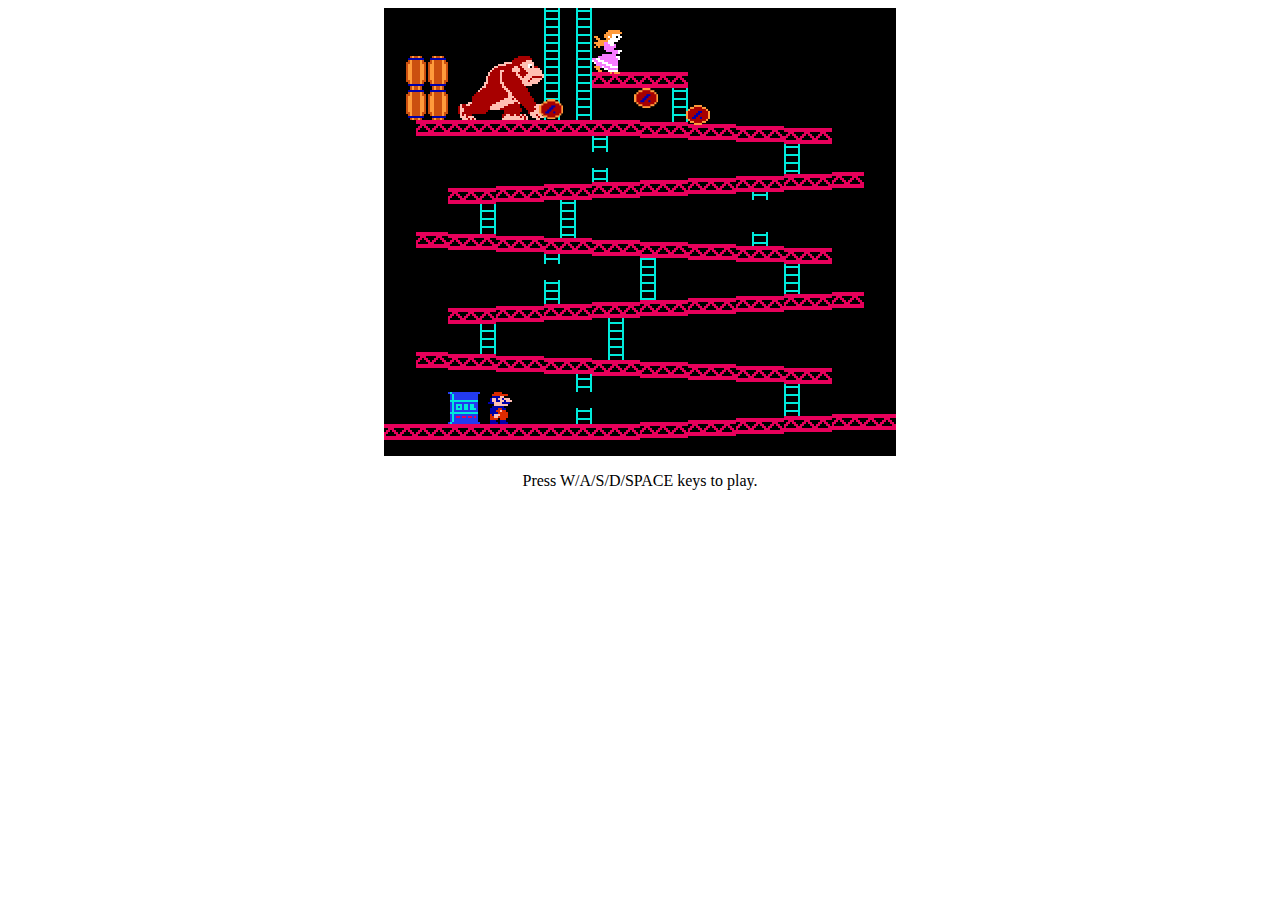
<file: dosokey/index.htm>
<html lang="en">
<head>
  <meta charset="UTF-8">
  <meta name="viewport" content="width=512">
</head>
<body>
  <center>

  <canvas id="main" width="512" height="448"></canvas>
  <canvas id="hidden" hidden="true" width="256" height="224"></canvas>

  <p>Press W/A/S/D/SPACE keys to play.</p>

  <script src="init.js"></script>
  <script src="image.js"></script>
  <script src="math.js"></script>
  <script src="stage.js"></script>
  <script src="key.js"></script>
  <script src="taru.js"></script>
  <script src="hige.js"></script>
  <script src="kong.js"></script>
  <script src="main.js"></script>

  </center>
</body>
</html>
</file>
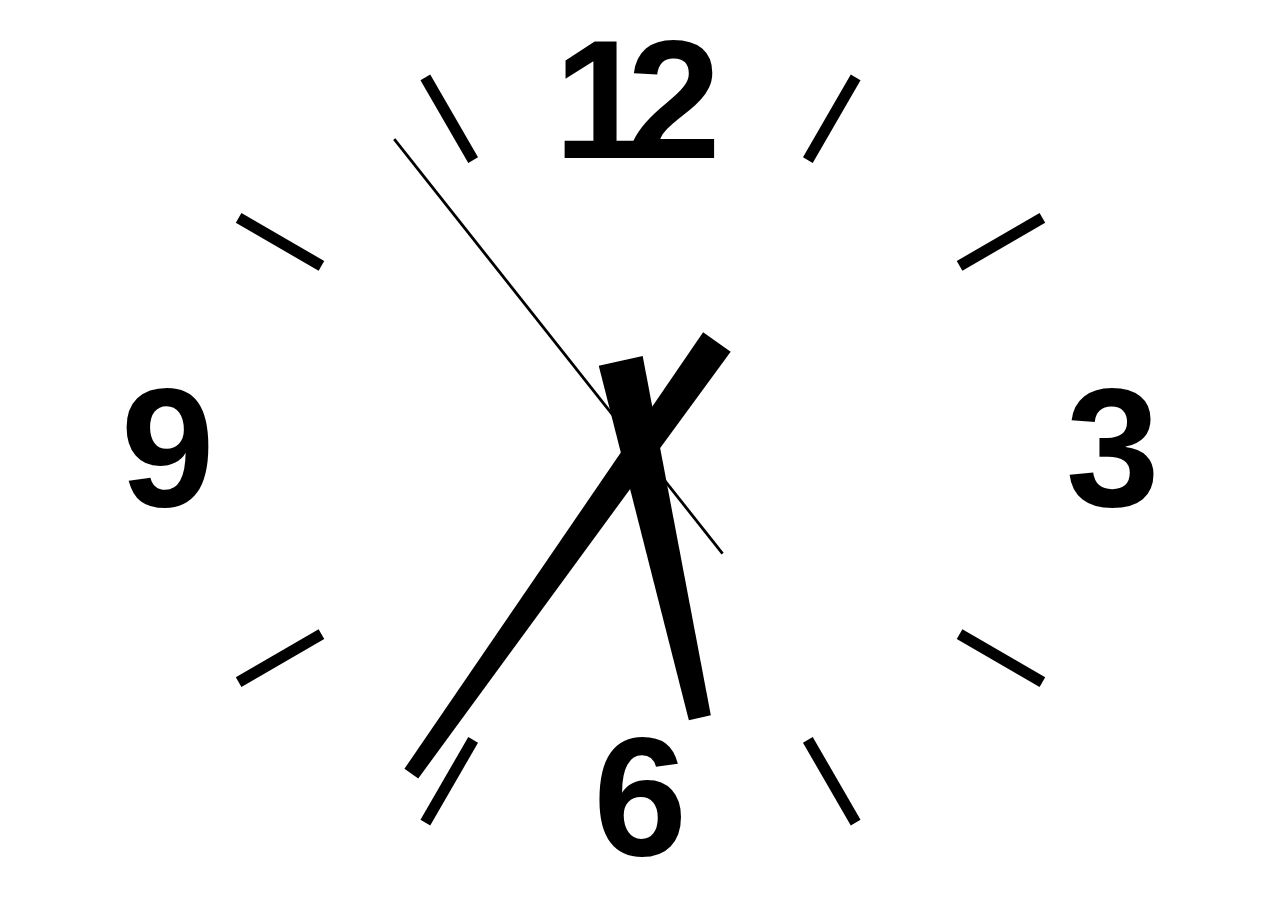
<file: mjclock/index.htm>
<html lang="en">
<head>
<meta charset="UTF-8" />
<meta name="viewport" content="width=device-width, user-scalable=no, initial-scale=1, maximum-scale=1">
<style type="text/css">body { margin: 0; }</style>
</head>
<body>
<script type="text/javascript">

var canvas    = document.createElement('canvas'),
    container = document.createElement('div'),
    context   = canvas.getContext('2d'),
    aspectRatio = 1.25,
    showsec = true,
    fps = 30,
    centerX,
    centerY,
    baseSize,
    fontSize,
    sin30 = 0.5,
    sin60 = 0.86602540378,
    cos30 = sin60,
    cos60 = sin30,
    dialWidth,
    dialHeight,
    dialRadiusShort,
    dialRadiusLong,
    dialPosX0,
    dialPosX1,
    dialPosX2,
    dialPosX3,
    dialPosXs,
    dialPosY0,
    dialPosY1,
    dialPosY2,
    dialPosY3,
    dialPosYs,
    hourHandUpperWidth,
    hourHandLowerWidth,
    hourHandHeight,
    minuteHandUpperWidth,
    minuteHandLowerWidth,
    minuteHandHeight,
    secondHandUpperWidth,
    secondHandLowerWidth,
    secondHandHeight,
    pivotOffset = 1/4;

function resize() {
  if (window.innerWidth > window.innerHeight * aspectRatio) {
    var screenWidth = window.innerHeight * aspectRatio;
    
    canvas.style.width  = screenWidth + 'px';
    canvas.style.height = window.innerHeight + 'px';
    canvas.width  = screenWidth * window.devicePixelRatio;
    canvas.height = window.innerHeight * window.devicePixelRatio;

    container.style.width  = screenWidth + 'px';
    container.style.height = window.innerHeight + 'px';
  } else {
    var screenHeight = window.innerWidth / aspectRatio;
    
    canvas.style.width  = window.innerWidth + 'px';
    canvas.style.height = screenHeight + 'px';
    canvas.width  = window.innerWidth * window.devicePixelRatio;
    canvas.height = screenHeight * window.devicePixelRatio;
    
    container.style.width  = window.innerWidth + 'px';
    container.style.height = screenHeight + 'px';
  }
  
  centerX = canvas.width / 2;
  centerY = canvas.height / 2;
  baseSize = canvas.height / 80;
  
  fontSize = baseSize * 15;
  
  dialWidth       = baseSize;
  dialHeight      = baseSize * 8.5;
  dialRadiusShort = baseSize * 34;
  dialRadiusLong  = baseSize * 37;
  dialPosX0 = -1;
  dialPosX1 = dialRadiusShort * cos60;
  dialPosX2 = dialRadiusLong * cos30;
  dialPosX3 = -1;
  dialPosXs = [
    dialPosX0, +dialPosX1, +dialPosX2, +dialPosX3, +dialPosX2, +dialPosX1,
    dialPosX0, -dialPosX1, -dialPosX2, -dialPosX3, -dialPosX2, -dialPosX1
  ];
  dialPosY0 = -1,
  dialPosY1 = dialRadiusShort * sin60,
  dialPosY2 = dialRadiusLong * sin30,
  dialPosY3 = -1;
  dialPosYs = [
    -dialPosY0, -dialPosY1, -dialPosY2, dialPosY3, +dialPosY2, +dialPosY1,
    +dialPosY0, +dialPosY1, +dialPosY2, dialPosY3, -dialPosY2, -dialPosY1
  ];
  
  secondHandUpperWidth = baseSize * 0.25,
  secondHandLowerWidth = baseSize * 0.25,
  secondHandHeight     = baseSize * 47,
  minuteHandUpperWidth = baseSize * 1.5,
  minuteHandLowerWidth = baseSize * 3,
  minuteHandHeight     = baseSize * 47,
  hourHandUpperWidth   = baseSize * 2,
  hourHandLowerWidth   = baseSize * 4,
  hourHandHeight       = baseSize * 32.5;
}

function initialize() {
  container.style.margin = '0 auto';
  container.style.overflow = 'hidden';
  container.appendChild(canvas);
  document.body.appendChild(container);
  setPropertiesByQueryString();
}

function clamp(input, min, max) {
  return input < min ? min : input > max ? max : input;
}

function setPropertiesByQueryString() {
  var queryStrings = window.location.search.slice(1).split('&');
  for (var i = 0; i < queryStrings.length; i++) {
    var queryString = queryStrings[i].split('=');
    if (queryString[0] == "showsec") {
      showsec = (queryString[1] == '1') ? true : false;
    }
    if (queryString[0] == "fps") {
      fps = clamp(queryString[1], 1, 60);
    }
  }
}

function clearScreen() {
  context.fillStyle = "#ffffff";
  context.fillRect(0, 0, canvas.width, canvas.height);
  context.fillStyle = "#000000";
}

function drawClockNumber(char, posX, posY) {
  context.fillText(char, posX - fontSize * 0.28, posY + fontSize/3);
}

function drawClockNumbers() {
  context.font = 'bold '+ fontSize +'px sans-serif';
  drawClockNumber('3', (centerX + baseSize * 42), (centerY));
  drawClockNumber('6', (centerX), (centerY + baseSize * 31));
  drawClockNumber('9', (centerX - baseSize * 42), (centerY));
  drawClockNumber('1', (centerX - baseSize * 3.5), (centerY - baseSize * 31));
  drawClockNumber('2', (centerX + baseSize * 3), (centerY - baseSize * 31));
}

function toRadians(degrees) { return degrees * Math.PI / 180; }

function drawClockDials() {
  for (var i = 1; i < 12; i++) {
    if (i == 3 || i == 6 || i == 9) { continue; }
    context.save();
    context.translate(centerX, centerY);
    context.translate(dialPosXs[i], dialPosYs[i]);
    context.rotate(toRadians(i * 30));
    context.fillRect(-dialWidth/2, -dialHeight/2, dialWidth, dialHeight);
    context.restore();
  }
}

function drawTrapezoid(upperWidth, lowerWidth, height) {
  context.beginPath();
  context.moveTo(-upperWidth/2, -height/2);
  context.lineTo(+upperWidth/2, -height/2);
  context.lineTo(+lowerWidth/2, +height/2);
  context.lineTo(-lowerWidth/2, +height/2);
  context.closePath();
  context.fill();
}

function drawClockHand(angleInDegrees, upperWidth, lowerWidth, height) {
  context.save();
  context.rotate(toRadians(angleInDegrees));
  context.translate(0, -height * pivotOffset);
  drawTrapezoid(upperWidth, lowerWidth, height);
  context.restore();
}

function drawClockHands() {
  
  // get current time
  var date = new Date();
  var hours = date.getHours();
  var minutes = date.getMinutes();
  var seconds = date.getSeconds();
  
  context.save();
  context.translate(centerX, centerY);
  
  // draw hour hand
  var angleHour = hours%12 * 30 + minutes / 2;
  drawClockHand(angleHour, hourHandUpperWidth, hourHandLowerWidth, hourHandHeight);
  
  // draw minute hand
  var angleMinute = minutes * 6 + seconds / 10;
  drawClockHand(angleMinute, minuteHandUpperWidth, minuteHandLowerWidth, minuteHandHeight);
  
  // draw second hand
  if (showsec) {
    var angleMilliSecconds = (fps > 1) ? date.getMilliseconds() * 6 / 1000 : 0;
    var angleSeconds = seconds * 6 + angleMilliSecconds;
    drawClockHand(angleSeconds, secondHandUpperWidth, secondHandLowerWidth, secondHandHeight);
  }
  
  context.restore();
}

function updatePageTitle() {
  var date = new Date();
  document.title = ('0' + date.getHours()).slice(-2) + ":"
                 + ('0' + date.getMinutes()).slice(-2) + ":"
                 + ('0' + date.getSeconds()).slice(-2);
}

function loop() {

  resize();
  clearScreen();
  
  drawClockDials();
  drawClockNumbers();
  drawClockHands();
  
  updatePageTitle();
  
  var showCenterLineForDebug = false;
  if (showCenterLineForDebug) {
    context.strokeStyle = '#00ffff';
    function drawLine(x0, y0, x1, y1) {
      context.beginPath();
      context.moveTo(x0, y0);
      context.lineTo(x1, y1);
      context.stroke();
    }
    drawLine(0, centerY, canvas.width, centerY);
    drawLine(centerX, 0, centerX, canvas.height);
  }
}

initialize();
setInterval(loop, parseInt(1000 / fps));

</script>
</body>
</html>
</file>
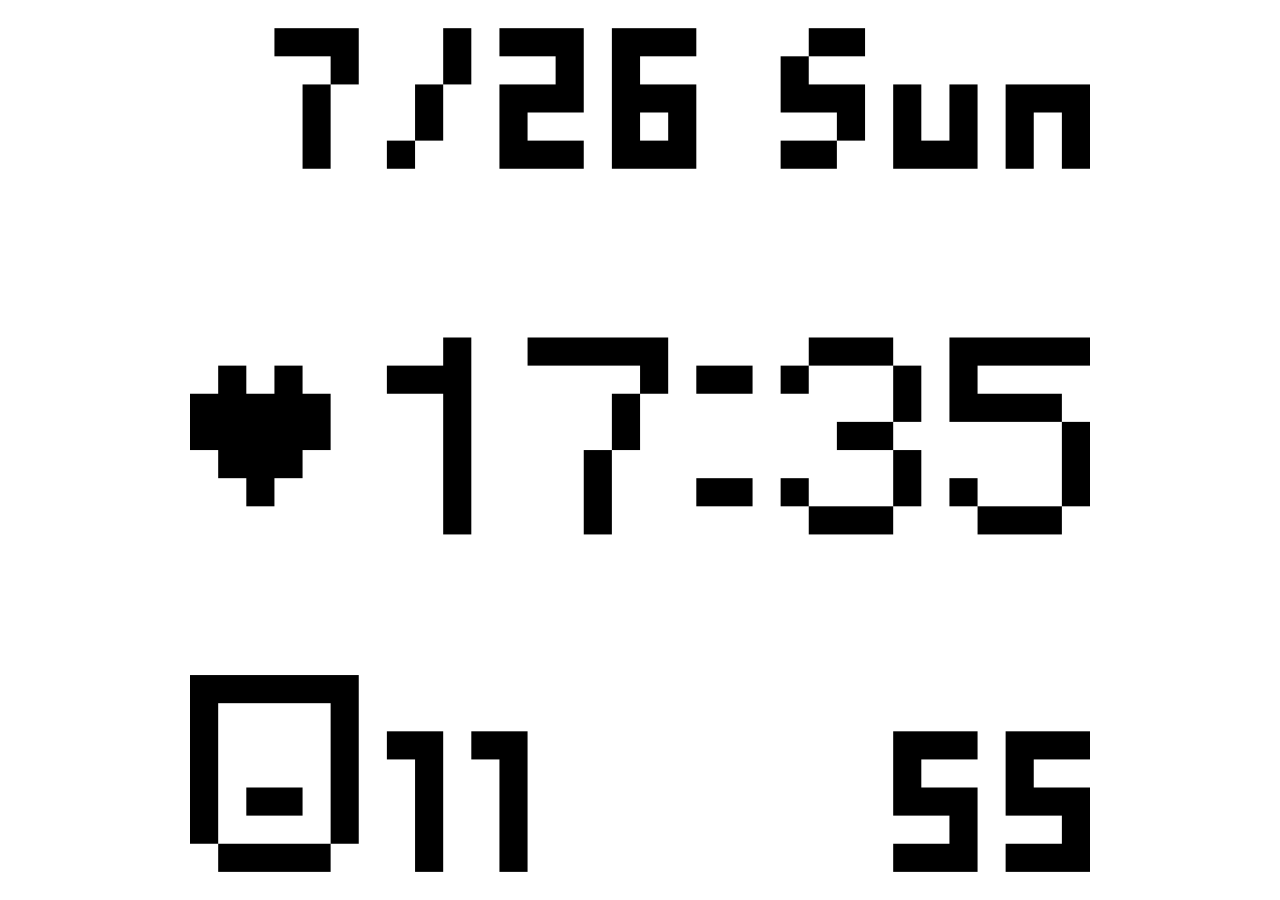
<file: pkst-watch/index.htm>
<html lang="en">
<head>
<meta charset="UTF-8" />
<meta name="viewport" content="width=device-width, user-scalable=no, initial-scale=1, maximum-scale=1">
<style type="text/css">body { margin: 0; }</style>
</head>
<body>
<script type="text/javascript">

var canvas = document.createElement('canvas'),
    container = document.createElement('div'),
    context = canvas.getContext('2d'),
    screenResolution = 32,
    dotSize;

container.style.margin = '0 auto';
container.style.overflow = 'hidden';
container.appendChild(canvas);
document.body.appendChild(container);

function resize() {
  var shortSide =
  (window.innerWidth > window.innerHeight) ? window.innerHeight
                                           : window.innerWidth;
  canvas.style.width = shortSide + 'px';
  canvas.style.height = shortSide + 'px';
  container.style.width = shortSide + 'px';
  container.style.height = shortSide + 'px';

  var screenSize = parseInt(shortSide * window.devicePixelRatio / screenResolution) * screenResolution;
  canvas.width = screenSize;
  canvas.height = screenSize;

  dotSize = parseInt(screenSize / screenResolution);
}

function clearScreen () {
  context.fillStyle = "#ffffff";
  context.fillRect(0, 0, canvas.width, canvas.height);
}

function drawDot (x, y) {
  context.fillStyle = "#000000";
  context.fillRect(x * dotSize, y * dotSize, dotSize, dotSize);
}

function drawChar (x, y, char) {
  for (var j = 0; j < char.height; j++) {
    for (var i = 0; i < char.width; i++) {
      if (char.getData(i, j) == 1) {
        drawDot(x + i, y + j);
      }
    }
  }
}

var smallCharProto = {
  width: 3,
  height: 5,
  getData: function (x, y) { return this.data[x + y * this.width]; }
};

var dayStringProto = {
  width: 13,
  height: 5,
  getData: function (x, y) { return this.data[x + y * this.width]; }
};

var largeCharProto = {
  width: 5,
  height: 7,
  getData: function (x, y) { return this.data[x + y * this.width]; }
};

var colonProto = {
  width: 2,
  height: 7,
  getData: function (x, y) { return this.data[x + y * this.width]; }
};

var sc0 = Object.create(smallCharProto);
var sc1 = Object.create(smallCharProto);
var sc2 = Object.create(smallCharProto);
var sc3 = Object.create(smallCharProto);
var sc4 = Object.create(smallCharProto);
var sc5 = Object.create(smallCharProto);
var sc6 = Object.create(smallCharProto);
var sc7 = Object.create(smallCharProto);
var sc8 = Object.create(smallCharProto);
var sc9 = Object.create(smallCharProto);
var scSlash = Object.create(smallCharProto);
var scSun = Object.create(dayStringProto);
var scMon = Object.create(dayStringProto);
var scTue = Object.create(dayStringProto);
var scWed = Object.create(dayStringProto);
var scThu = Object.create(dayStringProto);
var scFri = Object.create(dayStringProto);
var scSat = Object.create(dayStringProto);
var lc0 = Object.create(largeCharProto);
var lc1 = Object.create(largeCharProto);
var lc2 = Object.create(largeCharProto);
var lc3 = Object.create(largeCharProto);
var lc4 = Object.create(largeCharProto);
var lc5 = Object.create(largeCharProto);
var lc6 = Object.create(largeCharProto);
var lc7 = Object.create(largeCharProto);
var lc8 = Object.create(largeCharProto);
var lc9 = Object.create(largeCharProto);
var heart0 = Object.create(largeCharProto);
var heart1 = Object.create(largeCharProto);
var heart2 = Object.create(largeCharProto);
var heart3 = Object.create(largeCharProto);
var colon0 = Object.create(colonProto);
var colon1 = Object.create(colonProto);
var colon2 = Object.create(colonProto);
var colon3 = Object.create(colonProto);
sc0.data = [
  1, 1, 1,
  1, 0, 1,
  1, 0, 1,
  1, 0, 1,
  1, 1, 1
];
sc1.data = [
  1, 1, 0,
  0, 1, 0,
  0, 1, 0,
  0, 1, 0,
  0, 1, 0
];
sc2.data = [
  1, 1, 1,
  0, 0, 1,
  1, 1, 1,
  1, 0, 0,
  1, 1, 1
];
sc3.data = [
  1, 1, 1,
  0, 0, 1,
  1, 1, 1,
  0, 0, 1,
  1, 1, 1
];
sc4.data = [
  0, 0, 1,
  0, 1, 1,
  1, 0, 1,
  1, 1, 1,
  0, 0, 1
];
sc5.data = [
  1, 1, 1,
  1, 0, 0,
  1, 1, 1,
  0, 0, 1,
  1, 1, 1
];
sc6.data = [
  1, 1, 1,
  1, 0, 0,
  1, 1, 1,
  1, 0, 1,
  1, 1, 1
];
sc7.data = [
  1, 1, 1,
  0, 0, 1,
  0, 1, 0,
  0, 1, 0,
  0, 1, 0
];
sc8.data = [
  1, 1, 1,
  1, 0, 1,
  1, 1, 1,
  1, 0, 1,
  1, 1, 1
];
sc9.data = [
  1, 1, 1,
  1, 0, 1,
  1, 1, 1,
  0, 0, 1,
  1, 1, 1
];
scSlash.data = [
  0, 0, 1,
  0, 0, 1,
  0, 1, 0,
  0, 1, 0,
  1, 0, 0
];
scSun.data = [
  0, 0, 0, 1, 1, 0, 0, 0, 0, 0, 0, 0, 0,
  0, 0, 1, 0, 0, 0, 0, 0, 0, 0, 0, 0, 0,
  0, 0, 1, 1, 1, 0, 1, 0, 1, 0, 1, 1, 1,
  0, 0, 0, 0, 1, 0, 1, 0, 1, 0, 1, 0, 1,
  0, 0, 1, 1, 0, 0, 1, 1, 1, 0, 1, 0, 1
];
scMon.data = [
  1, 0, 0, 0, 1, 0, 0, 0, 0, 0, 0, 0, 0,
  1, 1, 0, 1, 1, 0, 0, 0, 0, 0, 0, 0, 0,
  1, 0, 1, 0, 1, 0, 1, 1, 1, 0, 1, 1, 1,
  1, 0, 1, 0, 1, 0, 1, 0, 1, 0, 1, 0, 1,
  1, 0, 1, 0, 1, 0, 1, 1, 1, 0, 1, 0, 1 
];
scTue.data = [
  0, 0, 1, 1, 1, 0, 0, 0, 0, 0, 0, 1, 0,
  0, 0, 0, 1, 0, 0, 0, 0, 0, 0, 1, 0, 1,
  0, 0, 0, 1, 0, 0, 1, 0, 1, 0, 1, 1, 1,
  0, 0, 0, 1, 0, 0, 1, 0, 1, 0, 1, 0, 0,
  0, 0, 0, 1, 0, 0, 1, 1, 1, 0, 0, 1, 1
];
scWed.data = [
  1, 0, 1, 0, 1, 0, 0, 1, 0, 0, 0, 0, 1,
  1, 0, 1, 0, 1, 0, 1, 0, 1, 0, 0, 0, 1,
  1, 0, 1, 0, 1, 0, 1, 1, 1, 0, 1, 1, 1,
  1, 0, 1, 0, 1, 0, 1, 0, 0, 0, 1, 0, 1,
  0, 1, 0, 1, 0, 0, 0, 1, 1, 0, 1, 1, 1
];
scThu.data = [
  0, 0, 1, 1, 1, 0, 1, 0, 0, 0, 0, 0, 0,
  0, 0, 0, 1, 0, 0, 1, 0, 0, 0, 0, 0, 0,
  0, 0, 0, 1, 0, 0, 1, 1, 1, 0, 1, 0, 1,
  0, 0, 0, 1, 0, 0, 1, 0, 1, 0, 1, 0, 1,
  0, 0, 0, 1, 0, 0, 1, 0, 1, 0, 1, 1, 1
];
scFri.data = [
  0, 0, 1, 1, 1, 0, 0, 0, 0, 0, 0, 1, 0,
  0, 0, 1, 0, 0, 0, 1, 0, 1, 0, 0, 0, 0,
  0, 0, 1, 1, 1, 0, 1, 1, 0, 0, 0, 1, 0,
  0, 0, 1, 0, 0, 0, 1, 0, 0, 0, 0, 1, 0,
  0, 0, 1, 0, 0, 0, 1, 0, 0, 0, 0, 1, 0
];
scSat.data = [
  0, 0, 0, 1, 1, 0, 0, 1, 0, 0, 0, 0, 0,
  0, 0, 1, 0, 0, 0, 0, 0, 1, 0, 0, 1, 0,
  0, 0, 1, 1, 1, 0, 0, 1, 1, 0, 1, 1, 1,
  0, 0, 0, 0, 1, 0, 1, 0, 1, 0, 0, 1, 0,
  0, 0, 1, 1, 0, 0, 1, 1, 1, 1, 0, 1, 1
];
lc0.data = [
  0, 1, 1, 1, 0,
  1, 0, 0, 0, 1,
  1, 0, 0, 1, 1,
  1, 0, 1, 0, 1,
  1, 1, 0, 0, 1,
  1, 0, 0, 0, 1,
  0, 1, 1, 1, 0
];
lc1.data = [
  0, 0, 0, 1, 0,
  0, 1, 1, 1, 0,
  0, 0, 0, 1, 0,
  0, 0, 0, 1, 0,
  0, 0, 0, 1, 0,
  0, 0, 0, 1, 0,
  0, 0, 0, 1, 0
];
lc2.data = [
  0, 1, 1, 1, 0,
  1, 0, 0, 0, 1,
  0, 0, 0, 0, 1,
  0, 0, 1, 1, 0,
  0, 1, 0, 0, 0,
  1, 0, 0, 0, 0,
  1, 1, 1, 1, 1
];
lc3.data = [
  0, 1, 1, 1, 0,
  1, 0, 0, 0, 1,
  0, 0, 0, 0, 1,
  0, 0, 1, 1, 0,
  0, 0, 0, 0, 1,
  1, 0, 0, 0, 1,
  0, 1, 1, 1, 0
];
lc4.data = [
  0, 0, 0, 1, 0,
  0, 0, 1, 1, 0,
  0, 1, 0, 1, 0,
  1, 0, 0, 1, 0,
  1, 1, 1, 1, 1,
  0, 0, 0, 1, 0,
  0, 0, 0, 1, 0
];
lc5.data = [
  1, 1, 1, 1, 1,
  1, 0, 0, 0, 0,
  1, 1, 1, 1, 0,
  0, 0, 0, 0, 1,
  0, 0, 0, 0, 1,
  1, 0, 0, 0, 1,
  0, 1, 1, 1, 0
];
lc6.data = [
  0, 0, 1, 1, 0,
  0, 1, 0, 0, 0,
  1, 0, 0, 0, 0,
  1, 1, 1, 1, 0,
  1, 0, 0, 0, 1,
  1, 0, 0, 0, 1,
  0, 1, 1, 1, 0
];
lc7.data = [
  1, 1, 1, 1, 1,
  0, 0, 0, 0, 1,
  0, 0, 0, 1, 0,
  0, 0, 0, 1, 0,
  0, 0, 1, 0, 0,
  0, 0, 1, 0, 0,
  0, 0, 1, 0, 0
];
lc8.data = [
  0, 1, 1, 1, 0,
  1, 0, 0, 0, 1,
  1, 0, 0, 0, 1,
  0, 1, 1, 1, 0,
  1, 0, 0, 0, 1,
  1, 0, 0, 0, 1,
  0, 1, 1, 1, 0
];
lc9.data = [
  0, 1, 1, 1, 0,
  1, 0, 0, 0, 1,
  1, 0, 0, 0, 1,
  0, 1, 1, 1, 1,
  0, 0, 0, 0, 1,
  0, 0, 0, 1, 0,
  0, 1, 1, 0, 0
];
heart0.data = [
  0, 0, 0, 0, 0,
  0, 0, 0, 0, 0,
  0, 0, 0, 0, 0,
  1, 0, 1, 0, 0,
  1, 1, 1, 0, 0,
  0, 1, 0, 0, 0,
  0, 0, 0, 0, 0
];
heart1.data = [
  0, 0, 0, 0, 0,
  0, 1, 0, 1, 0,
  1, 1, 1, 1, 1,
  1, 1, 1, 1, 1,
  0, 1, 1, 1, 0,
  0, 0, 1, 0, 0,
  0, 0, 0, 0, 0
];
heart2.data = [
  0, 0, 0, 0, 0,
  0, 0, 0, 0, 0,
  0, 0, 0, 0, 0,
  0, 0, 1, 0, 1,
  0, 0, 1, 1, 1,
  0, 0, 0, 1, 0,
  0, 0, 0, 0, 0
];
heart3.data = [
  0, 0, 0, 0, 0,
  0, 1, 0, 1, 0,
  1, 1, 1, 1, 1,
  1, 1, 1, 1, 1,
  0, 1, 1, 1, 0,
  0, 0, 1, 0, 0,
  0, 0, 0, 0, 0
];
colon0.data = [
  0, 0,
  0, 0,
  0, 0,
  0, 0,
  0, 0,
  0, 0,
  0, 0
];
colon1.data = [
  0, 0,
  0, 0,
  0, 0,
  0, 0,
  0, 0,
  0, 0,
  0, 0
];
colon2.data = [
  0, 0,
  1, 1,
  0, 0,
  0, 0,
  0, 0,
  1, 1,
  0, 0
];
colon3.data = [
  0, 0,
  1, 1,
  0, 0,
  0, 0,
  0, 0,
  1, 1,
  0, 0
];
var memCard = {
  width: 6,
  height: 7,
  data:[
    1, 1, 1, 1, 1, 1,
    1, 0, 0, 0, 0, 1,
    1, 0, 0, 0, 0, 1,
    1, 0, 0, 0, 0, 1,
    1, 0, 1, 1, 0, 1,
    1, 0, 0, 0, 0, 1,
    0, 1, 1, 1, 1, 0
  ],
  getData: function (x, y) { return this.data[x + y * this.width]; }
};
var smallNumberList = [sc0, sc1, sc2, sc3, sc4, sc5, sc6, sc7, sc8, sc9];
var dayList = [scSun, scMon, scTue, scWed, scThu, scFri, scSat];
var largeNumberList = [lc0, lc1, lc2, lc3, lc4, lc5, lc6, lc7, lc8, lc9];
var heartList = [heart0, heart1, heart2, heart3];
var colonList = [colon0, colon1, colon2, colon3];
var numberOfBlocks = parseInt(Math.random() * 16);

function loop () {

  resize();
  clearScreen();

  var date = new Date();

  // Draw Month
  var month = date.getMonth()+1;
  if (month >= 10) { drawChar(0, 1, sc1); }
  drawChar(3, 1, smallNumberList[month%10]);

  // Draw Slash
  drawChar(7, 1, scSlash);

  // Draw Date
  drawChar(11, 1, smallNumberList[parseInt(date.getDate()/10)]);
  drawChar(15, 1, smallNumberList[date.getDate()%10]);

  // Draw Day
  drawChar(19, 1, dayList[date.getDay()]);

  // Draw Hours
  drawChar(6, 12, largeNumberList[parseInt(date.getHours()/10)]);
  drawChar(12, 12, largeNumberList[date.getHours()%10]);

  // Draw Minutes
  drawChar(21, 12, largeNumberList[parseInt(date.getMinutes()/10)]);
  drawChar(27, 12, largeNumberList[date.getMinutes()%10]);

  // Draw Seconds
  drawChar(25, 26, smallNumberList[parseInt(date.getSeconds()/10)]);
  drawChar(29, 26, smallNumberList[date.getSeconds()%10]);

  // Draw Memory Card
  drawChar(0, 24, memCard);
  if (numberOfBlocks < 10) {
    drawChar(7, 26, smallNumberList[numberOfBlocks]);
  } else {
    drawChar(7, 26, sc1);
    drawChar(10, 26, smallNumberList[numberOfBlocks%10]);
  }

  // Draw Heart
  drawChar(0, 12, heartList[date.getSeconds()%4]);

  // Draw Colon
  drawChar(18, 12, colonList[date.getSeconds()%4]);
}

var flameRate = 10;
var sleepTime = parseInt(1000 / flameRate);
setInterval(loop, sleepTime);

document.body.addEventListener('touchstart', function (event) { event.preventDefault(); } );

</script>
</body>
</html>
</file>
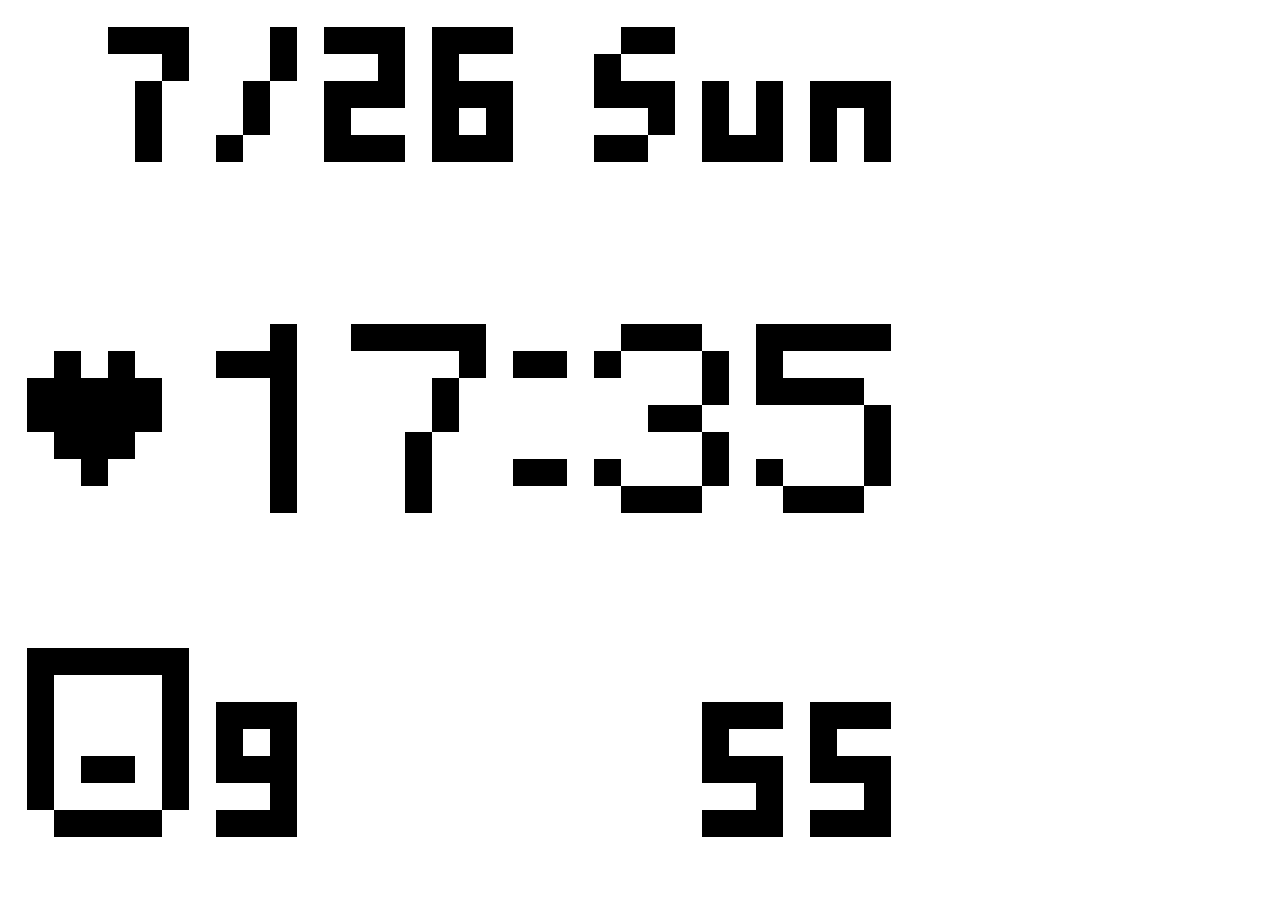
<file: pkst_watch/index.htm>
<html lang="en">
<head>
<meta charset="UTF-8" />
<meta name="viewport" content="width=device-width, user-scalable=no, initial-scale=1, maximum-scale=1">
<style type="text/css">body { margin: 0; }</style>
</head>
<body>
<script type="text/javascript">
<!--

document.body.addEventListener('touchstart', function (event) { event.preventDefault(); } );

var scale = window.devicePixelRatio;
var canvas = document.createElement('canvas');
var shortSide =
  (window.innerWidth > window.innerHeight) ? window.innerHeight
                                           : window.innerWidth;
canvas.style.width = shortSide + 'px';
canvas.style.height = shortSide + 'px';
canvas.width = shortSide * scale;
canvas.height = shortSide * scale;

var container = document.createElement('div');
container.style.width = shortSide + 'px';
container.style.height = shortSide + 'px';
container.style.overflow = 'hidden';
container.appendChild(canvas);
document.body.appendChild(container);

var context = canvas.getContext('2d');

function clearScreen () {
  context.fillStyle = "#ffffff";
  context.fillRect(0, 0, canvas.width, canvas.height);
}

var dotSize = parseInt(canvas.width / (32+1));

function drawDot (x, y) {
  context.fillStyle = "#000000";
  context.fillRect((x+1) * dotSize, (y+1) * dotSize, dotSize, dotSize);
}

function drawChar (x, y, char) {
  for (var j = 0; j < char.height; j++) {
    for (var i = 0; i < char.width; i++) {
      if (char.getData(i, j) == 1) {
        drawDot(x + i, y + j);
      }
    }
  }
}

var smallCharProto = {
  width: 3,
  height: 5,
  getData: function (x, y) { return this.data[x + y * this.width]; }
};

var dayCharProto = {
  width: 13,
  height: 5,
  getData: function (x, y) { return this.data[x + y * this.width]; }
};

var largeCharProto = {
  width: 5,
  height: 7,
  getData: function (x, y) { return this.data[x + y * this.width]; }
};

var heartProto = {
  width: 5,
  height: 7,
  getData: function (x, y) { return this.data[x + y * this.width]; }
};

var colonProto = {
  width: 2,
  height: 7,
  getData: function (x, y) { return this.data[x + y * this.width]; }
};

var sc0 = Object.create(smallCharProto);
var sc1 = Object.create(smallCharProto);
var sc2 = Object.create(smallCharProto);
var sc3 = Object.create(smallCharProto);
var sc4 = Object.create(smallCharProto);
var sc5 = Object.create(smallCharProto);
var sc6 = Object.create(smallCharProto);
var sc7 = Object.create(smallCharProto);
var sc8 = Object.create(smallCharProto);
var sc9 = Object.create(smallCharProto);
var scSlash = Object.create(smallCharProto);
var scSun = Object.create(dayCharProto);
var scMon = Object.create(dayCharProto);
var scTue = Object.create(dayCharProto);
var scWed = Object.create(dayCharProto);
var scThu = Object.create(dayCharProto);
var scFri = Object.create(dayCharProto);
var scSat = Object.create(dayCharProto);
var lc0 = Object.create(largeCharProto);
var lc1 = Object.create(largeCharProto);
var lc2 = Object.create(largeCharProto);
var lc3 = Object.create(largeCharProto);
var lc4 = Object.create(largeCharProto);
var lc5 = Object.create(largeCharProto);
var lc6 = Object.create(largeCharProto);
var lc7 = Object.create(largeCharProto);
var lc8 = Object.create(largeCharProto);
var lc9 = Object.create(largeCharProto);
var heart0 = Object.create(heartProto);
var heart1 = Object.create(heartProto);
var heart2 = Object.create(heartProto);
var heart3 = Object.create(heartProto);
var colon0 = Object.create(colonProto);
var colon1 = Object.create(colonProto);
var colon2 = Object.create(colonProto);
var colon3 = Object.create(colonProto);
sc0.data = [
  1, 1, 1,
  1, 0, 1,
  1, 0, 1,
  1, 0, 1,
  1, 1, 1
];
sc1.data = [
  1, 1, 0,
  0, 1, 0,
  0, 1, 0,
  0, 1, 0,
  0, 1, 0
];
sc2.data = [
  1, 1, 1,
  0, 0, 1,
  1, 1, 1,
  1, 0, 0,
  1, 1, 1
];
sc3.data = [
  1, 1, 1,
  0, 0, 1,
  1, 1, 1,
  0, 0, 1,
  1, 1, 1
];
sc4.data = [
  0, 0, 1,
  0, 1, 1,
  1, 0, 1,
  1, 1, 1,
  0, 0, 1
];
sc5.data = [
  1, 1, 1,
  1, 0, 0,
  1, 1, 1,
  0, 0, 1,
  1, 1, 1
];
sc6.data = [
  1, 1, 1,
  1, 0, 0,
  1, 1, 1,
  1, 0, 1,
  1, 1, 1
];
sc7.data = [
  1, 1, 1,
  0, 0, 1,
  0, 1, 0,
  0, 1, 0,
  0, 1, 0
];
sc8.data = [
  1, 1, 1,
  1, 0, 1,
  1, 1, 1,
  1, 0, 1,
  1, 1, 1
];
sc9.data = [
  1, 1, 1,
  1, 0, 1,
  1, 1, 1,
  0, 0, 1,
  1, 1, 1
];
scSlash.data = [
  0, 0, 1,
  0, 0, 1,
  0, 1, 0,
  0, 1, 0,
  1, 0, 0
];
scSun.data = [
  0, 0, 0, 1, 1, 0, 0, 0, 0, 0, 0, 0, 0,
  0, 0, 1, 0, 0, 0, 0, 0, 0, 0, 0, 0, 0,
  0, 0, 1, 1, 1, 0, 1, 0, 1, 0, 1, 1, 1,
  0, 0, 0, 0, 1, 0, 1, 0, 1, 0, 1, 0, 1,
  0, 0, 1, 1, 0, 0, 1, 1, 1, 0, 1, 0, 1
];
scMon.data = [
  1, 0, 0, 0, 1, 0, 0, 0, 0, 0, 0, 0, 0,
  1, 1, 0, 1, 1, 0, 0, 0, 0, 0, 0, 0, 0,
  1, 0, 1, 0, 1, 0, 1, 1, 1, 0, 1, 1, 1,
  1, 0, 1, 0, 1, 0, 1, 0, 1, 0, 1, 0, 1,
  1, 0, 1, 0, 1, 0, 1, 1, 1, 0, 1, 0, 1 
];
scTue.data = [
  0, 0, 1, 1, 1, 0, 0, 0, 0, 0, 0, 1, 0,
  0, 0, 0, 1, 0, 0, 0, 0, 0, 0, 1, 0, 1,
  0, 0, 0, 1, 0, 0, 1, 0, 1, 0, 1, 1, 1,
  0, 0, 0, 1, 0, 0, 1, 0, 1, 0, 1, 0, 0,
  0, 0, 0, 1, 0, 0, 1, 1, 1, 0, 0, 1, 1
];
scWed.data = [
  1, 0, 1, 0, 1, 0, 0, 1, 0, 0, 0, 0, 1,
  1, 0, 1, 0, 1, 0, 1, 0, 1, 0, 0, 0, 1,
  1, 0, 1, 0, 1, 0, 1, 1, 1, 0, 1, 1, 1,
  1, 0, 1, 0, 1, 0, 1, 0, 0, 0, 1, 0, 1,
  0, 1, 0, 1, 0, 0, 0, 1, 1, 0, 1, 1, 1
];
scThu.data = [
  0, 0, 1, 1, 1, 0, 1, 0, 0, 0, 0, 0, 0,
  0, 0, 0, 1, 0, 0, 1, 0, 0, 0, 0, 0, 0,
  0, 0, 0, 1, 0, 0, 1, 1, 1, 0, 1, 0, 1,
  0, 0, 0, 1, 0, 0, 1, 0, 1, 0, 1, 0, 1,
  0, 0, 0, 1, 0, 0, 1, 0, 1, 0, 1, 1, 1
];
scFri.data = [
  0, 0, 1, 1, 1, 0, 0, 0, 0, 0, 0, 1, 0,
  0, 0, 1, 0, 0, 0, 1, 0, 1, 0, 0, 0, 0,
  0, 0, 1, 1, 1, 0, 1, 1, 0, 0, 0, 1, 0,
  0, 0, 1, 0, 0, 0, 1, 0, 0, 0, 0, 1, 0,
  0, 0, 1, 0, 0, 0, 1, 0, 0, 0, 0, 1, 0
];
scSat.data = [
  0, 0, 0, 1, 1, 0, 0, 1, 0, 0, 0, 0, 0,
  0, 0, 1, 0, 0, 0, 0, 0, 1, 0, 0, 1, 0,
  0, 0, 1, 1, 1, 0, 0, 1, 1, 0, 1, 1, 1,
  0, 0, 0, 0, 1, 0, 1, 0, 1, 0, 0, 1, 0,
  0, 0, 1, 1, 0, 0, 1, 1, 1, 1, 0, 1, 1
];
lc0.data = [
  0, 1, 1, 1, 0,
  1, 0, 0, 0, 1,
  1, 0, 0, 1, 1,
  1, 0, 1, 0, 1,
  1, 1, 0, 0, 1,
  1, 0, 0, 0, 1,
  0, 1, 1, 1, 0
];
lc1.data = [
  0, 0, 0, 1, 0,
  0, 1, 1, 1, 0,
  0, 0, 0, 1, 0,
  0, 0, 0, 1, 0,
  0, 0, 0, 1, 0,
  0, 0, 0, 1, 0,
  0, 0, 0, 1, 0
];
lc2.data = [
  0, 1, 1, 1, 0,
  1, 0, 0, 0, 1,
  0, 0, 0, 0, 1,
  0, 0, 1, 1, 0,
  0, 1, 0, 0, 0,
  1, 0, 0, 0, 0,
  1, 1, 1, 1, 1
];
lc3.data = [
  0, 1, 1, 1, 0,
  1, 0, 0, 0, 1,
  0, 0, 0, 0, 1,
  0, 0, 1, 1, 0,
  0, 0, 0, 0, 1,
  1, 0, 0, 0, 1,
  0, 1, 1, 1, 0
];
lc4.data = [
  0, 0, 0, 1, 0,
  0, 0, 1, 1, 0,
  0, 1, 0, 1, 0,
  1, 0, 0, 1, 0,
  1, 1, 1, 1, 1,
  0, 0, 0, 1, 0,
  0, 0, 0, 1, 0
];
lc5.data = [
  1, 1, 1, 1, 1,
  1, 0, 0, 0, 0,
  1, 1, 1, 1, 0,
  0, 0, 0, 0, 1,
  0, 0, 0, 0, 1,
  1, 0, 0, 0, 1,
  0, 1, 1, 1, 0
];
lc6.data = [
  0, 0, 1, 1, 0,
  0, 1, 0, 0, 0,
  1, 0, 0, 0, 0,
  1, 1, 1, 1, 0,
  1, 0, 0, 0, 1,
  1, 0, 0, 0, 1,
  0, 1, 1, 1, 0
];
lc7.data = [
  1, 1, 1, 1, 1,
  0, 0, 0, 0, 1,
  0, 0, 0, 1, 0,
  0, 0, 0, 1, 0,
  0, 0, 1, 0, 0,
  0, 0, 1, 0, 0,
  0, 0, 1, 0, 0
];
lc8.data = [
  0, 1, 1, 1, 0,
  1, 0, 0, 0, 1,
  1, 0, 0, 0, 1,
  0, 1, 1, 1, 0,
  1, 0, 0, 0, 1,
  1, 0, 0, 0, 1,
  0, 1, 1, 1, 0
];
lc9.data = [
  0, 1, 1, 1, 0,
  1, 0, 0, 0, 1,
  1, 0, 0, 0, 1,
  0, 1, 1, 1, 1,
  0, 0, 0, 0, 1,
  0, 0, 0, 1, 0,
  0, 1, 1, 0, 0
];
heart0.data = [
  0, 0, 0, 0, 0,
  0, 0, 0, 0, 0,
  0, 0, 0, 0, 0,
  1, 0, 1, 0, 0,
  1, 1, 1, 0, 0,
  0, 1, 0, 0, 0,
  0, 0, 0, 0, 0
];
heart1.data = [
  0, 0, 0, 0, 0,
  0, 1, 0, 1, 0,
  1, 1, 1, 1, 1,
  1, 1, 1, 1, 1,
  0, 1, 1, 1, 0,
  0, 0, 1, 0, 0,
  0, 0, 0, 0, 0
];
heart2.data = [
  0, 0, 0, 0, 0,
  0, 0, 0, 0, 0,
  0, 0, 0, 0, 0,
  0, 0, 1, 0, 1,
  0, 0, 1, 1, 1,
  0, 0, 0, 1, 0,
  0, 0, 0, 0, 0
];
heart3.data = [
  0, 0, 0, 0, 0,
  0, 1, 0, 1, 0,
  1, 1, 1, 1, 1,
  1, 1, 1, 1, 1,
  0, 1, 1, 1, 0,
  0, 0, 1, 0, 0,
  0, 0, 0, 0, 0
];
colon0.data = [
  0, 0,
  0, 0,
  0, 0,
  0, 0,
  0, 0,
  0, 0,
  0, 0
];
colon1.data = [
  0, 0,
  0, 0,
  0, 0,
  0, 0,
  0, 0,
  0, 0,
  0, 0
];
colon2.data = [
  0, 0,
  1, 1,
  0, 0,
  0, 0,
  0, 0,
  1, 1,
  0, 0
];
colon3.data = [
  0, 0,
  1, 1,
  0, 0,
  0, 0,
  0, 0,
  1, 1,
  0, 0
];
var memCard = {
  width: 6,
  height: 7,
  data:[
    1, 1, 1, 1, 1, 1,
    1, 0, 0, 0, 0, 1,
    1, 0, 0, 0, 0, 1,
    1, 0, 0, 0, 0, 1,
    1, 0, 1, 1, 0, 1,
    1, 0, 0, 0, 0, 1,
    0, 1, 1, 1, 1, 0
  ],
  getData: function (x, y) { return this.data[x + y * this.width]; }
};
var smallNumberList = [sc0, sc1, sc2, sc3, sc4, sc5, sc6, sc7, sc8, sc9];
var dayList = [scSun, scMon, scTue, scWed, scThu, scFri, scSat];
var largeNumberList = [lc0, lc1, lc2, lc3, lc4, lc5, lc6, lc7, lc8, lc9];
var heartList = [heart0, heart1, heart2, heart3];
var colonList = [colon0, colon1, colon2, colon3];
var numberOfBlocks = parseInt(Math.random() * 16);

function loop () {

  clearScreen();

  var date = new Date();

  // Draw Month
  var month = date.getMonth()+1;
  if (month >= 10) { drawChar(0, 0, sc1); }
  drawChar(3, 0, smallNumberList[month%10]);

  // Draw Slash
  drawChar(7, 0, scSlash);

  // Draw Date
  drawChar(11, 0, smallNumberList[parseInt(date.getDate()/10)]);
  drawChar(15, 0, smallNumberList[date.getDate()%10]);

  // Draw Day
  drawChar(19, 0, dayList[date.getDay()]);

  // Draw Hours
  drawChar(6, 11, largeNumberList[parseInt(date.getHours()/10)]);
  drawChar(12, 11, largeNumberList[date.getHours()%10]);

  // Draw Minutes
  drawChar(21, 11, largeNumberList[parseInt(date.getMinutes()/10)]);
  drawChar(27, 11, largeNumberList[date.getMinutes()%10]);

  // Draw Seconds
  drawChar(25, 25, smallNumberList[parseInt(date.getSeconds()/10)]);
  drawChar(29, 25, smallNumberList[date.getSeconds()%10]);

  // Draw Memory Card
  drawChar(0, 23, memCard);
  if (numberOfBlocks < 10) {
    drawChar(7, 25, smallNumberList[numberOfBlocks]);
  } else {
    drawChar(7, 25, sc1);
    drawChar(10, 25, smallNumberList[numberOfBlocks%10]);
  }

  // Draw Heart
  drawChar(0, 11, heartList[date.getSeconds()%4]);

  // Draw Colon
  drawChar(18, 11, colonList[date.getSeconds()%4]);
}

var flameRate = 10;
var sleepTime = parseInt(1000 / flameRate);
setInterval(loop, sleepTime);

//-->
</script>
</body>
</html>
</file>
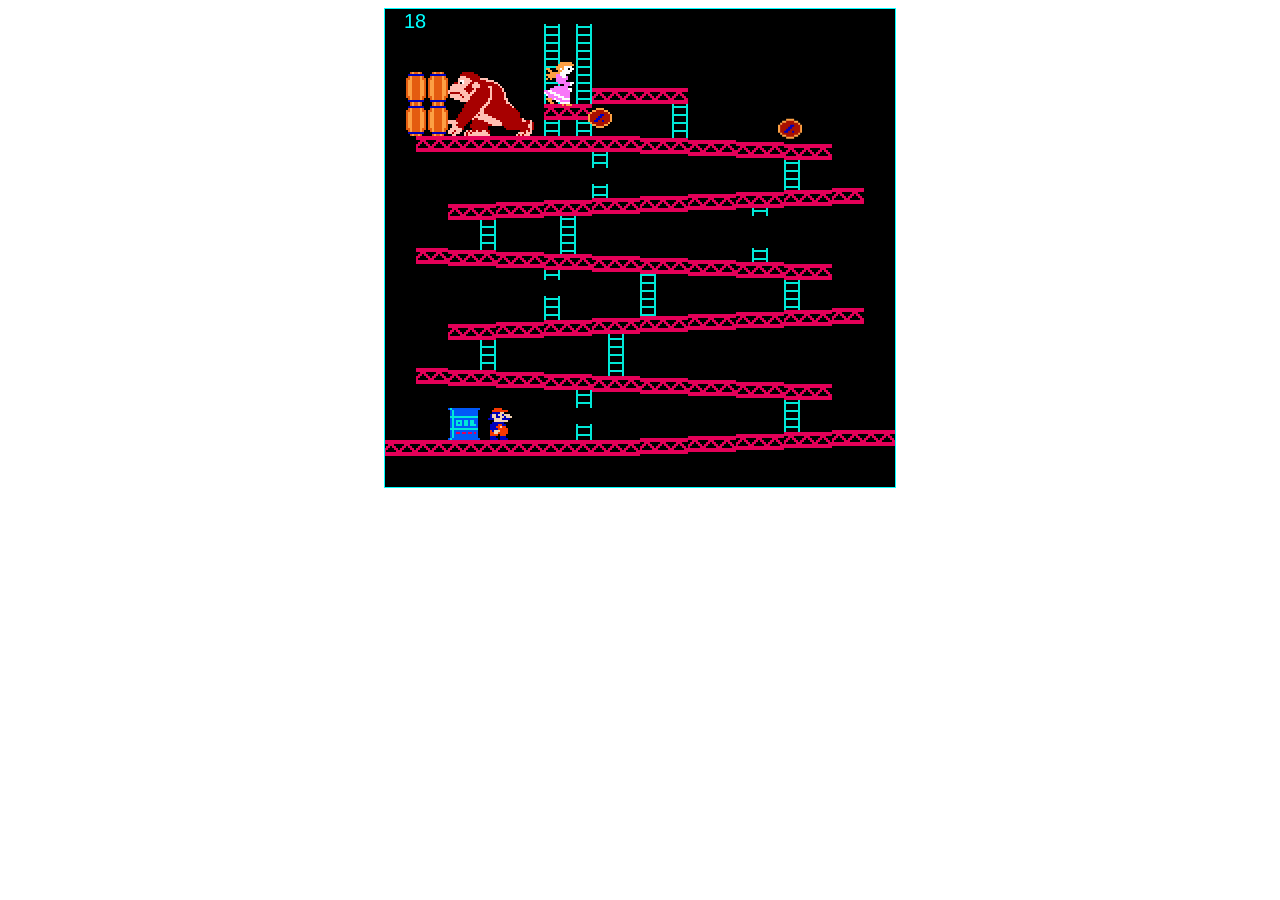
<file: javascripts/dosokey/index.htm>
<html>
<body>
<center>

<canvas id="main" width="512" height="480" />
<canvas id="hidden" hidden="true" width="256" height="240" />

<script src="init.js"></script>
<script src="image.js"></script>
<script src="math.js"></script>
<script src="stage.js"></script>
<script src="key.js"></script>
<script src="taru.js"></script>
<script src="hige.js"></script>
<script src="kong.js"></script>
<script src="main.js"></script>

</center>
</body>
</html>
</file>
